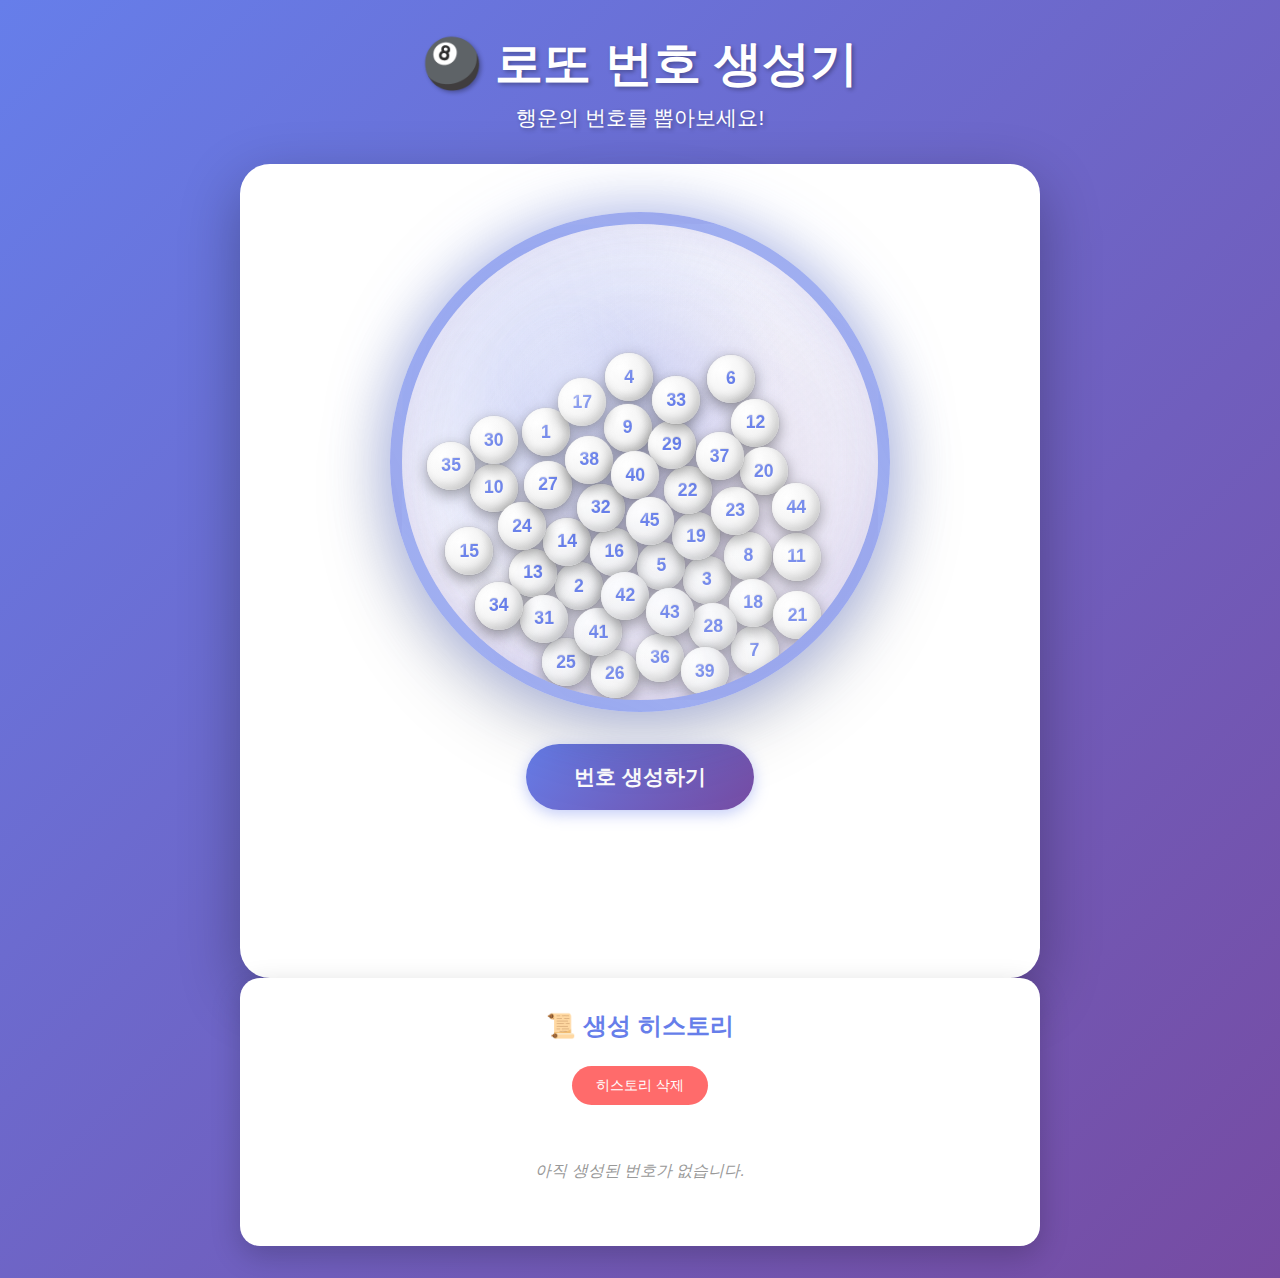
<file: CHAPTER.6/index.html>
<!DOCTYPE html>
<html lang="ko">
<head>
    <meta charset="UTF-8">
    <meta name="viewport" content="width=device-width, initial-scale=1.0">
    <title>로또 번호 생성기</title>
    <link rel="stylesheet" href="styles.css">
</head>
<body>
    <!-- Main Content -->
    <main class="container">
        <!-- Title Section -->
        <section class="title-section">
            <h1>🎱 로또 번호 생성기</h1>
            <p>행운의 번호를 뽑아보세요!</p>
        </section>

        <!-- Air Ball Machine Container -->
        <section class="machine-section" id="heroSection">
            <div class="airball-machine">
                <div class="machine-body">
                    <div class="floating-balls" id="floatingBalls">
                        <!-- 45 balls will be generated here by JavaScript -->
                    </div>
                    <div class="machine-glass"></div>
                    <!-- Result Display Inside Machine -->
                    <div class="result-center" id="resultCenter">
                        <div class="numbers" id="numbers">
                            <span class="number-ball">?</span>
                            <span class="number-ball">?</span>
                            <span class="number-ball">?</span>
                            <span class="number-ball">?</span>
                            <span class="number-ball">?</span>
                            <span class="number-ball">?</span>
                        </div>
                    </div>
                </div>
            </div>
            
            <!-- Generate Button -->
            <button id="generateBtn" class="generate-btn">번호 생성하기</button>
            
            <!-- Result Display Below Machine -->
            <div id="result" class="result">
                <div class="result-title">당첨 예상 번호</div>
                <div class="result-numbers" id="resultNumbers">
                    <!-- Results will be displayed here -->
                </div>
            </div>
        </section>

        <!-- History Section -->
        <section class="history-section">
            <h2>📜 생성 히스토리</h2>
            <button id="clearHistoryBtn" class="clear-btn">히스토리 삭제</button>
            <div id="historyList" class="history-list">
                <p class="empty-message">아직 생성된 번호가 없습니다.</p>
            </div>
        </section>
    </main>

    <script src="script.js"></script>
</body>
</html>
</file>
<file: CHAPTER.6/styles.css>
/* Reset and Base Styles */
* {
    margin: 0;
    padding: 0;
    box-sizing: border-box;
}

body {
    font-family: 'Segoe UI', Tahoma, Geneva, Verdana, sans-serif;
    background: linear-gradient(135deg, #667eea 0%, #764ba2 100%);
    min-height: 100vh;
    color: #333;
    display: flex;
    align-items: center;
    justify-content: center;
    padding: 2rem;
}

/* Main Container */
.container {
    max-width: 800px;
    width: 100%;
    margin: 0 auto;
}

/* Title Section */
.title-section {
    text-align: center;
    color: white;
    margin-bottom: 2rem;
    text-shadow: 2px 2px 4px rgba(0, 0, 0, 0.3);
}

.title-section h1 {
    font-size: 3rem;
    margin-bottom: 0.5rem;
    animation: fadeInDown 1s ease-out;
}

.title-section p {
    font-size: 1.3rem;
    animation: fadeInUp 1s ease-out;
}

/* Machine Section */
.machine-section {
    background: white;
    border-radius: 30px;
    padding: 3rem;
    box-shadow: 0 20px 60px rgba(0, 0, 0, 0.3);
    display: flex;
    flex-direction: column;
    align-items: center;
    gap: 2rem;
}

/* Air Ball Machine */
.airball-machine {
    position: relative;
    width: 500px;
    height: 500px;
    display: flex;
    align-items: center;
    justify-content: center;
    animation: machineGlow 3s ease-in-out infinite;
    margin: 0 auto;
}

@keyframes machineGlow {
    0%, 100% {
        filter: drop-shadow(0 0 20px rgba(102, 126, 234, 0.4));
    }
    50% {
        filter: drop-shadow(0 0 40px rgba(102, 126, 234, 0.6));
    }
}

.machine-body {
    position: relative;
    width: 100%;
    height: 100%;
    border-radius: 50%;
    background: 
        radial-gradient(circle at 35% 35%, rgba(102, 126, 234, 0.3), transparent 50%),
        radial-gradient(circle at 65% 65%, rgba(118, 75, 162, 0.2), transparent 60%),
        radial-gradient(circle at center, rgba(102, 126, 234, 0.1), rgba(118, 75, 162, 0.05));
    border: 12px solid rgba(102, 126, 234, 0.6);
    box-shadow: 
        0 0 60px rgba(102, 126, 234, 0.5),
        inset 0 0 80px rgba(102, 126, 234, 0.15),
        inset 0 10px 40px rgba(255, 255, 255, 0.2),
        inset 0 -10px 40px rgba(118, 75, 162, 0.2),
        0 25px 80px rgba(0, 0, 0, 0.2);
    overflow: hidden;
    backdrop-filter: blur(15px);
    display: flex;
    align-items: center;
    justify-content: center;
    transition: box-shadow 0.3s ease;
}

.wind-active .machine-body {
    box-shadow: 
        0 0 80px rgba(102, 126, 234, 0.8),
        inset 0 0 100px rgba(102, 126, 234, 0.25),
        inset 0 10px 50px rgba(255, 255, 255, 0.3),
        inset 0 -10px 50px rgba(118, 75, 162, 0.3),
        0 30px 100px rgba(0, 0, 0, 0.3);
}

.machine-body::before {
    content: '';
    position: absolute;
    top: -50%;
    left: -50%;
    width: 200%;
    height: 200%;
    background: conic-gradient(
        from 0deg,
        transparent 0deg,
        rgba(255, 255, 255, 0.15) 90deg,
        transparent 180deg,
        rgba(255, 255, 255, 0.08) 270deg,
        transparent 360deg
    );
    animation: rotateGlare 10s linear infinite;
}

@keyframes rotateGlare {
    from {
        transform: rotate(0deg);
    }
    to {
        transform: rotate(360deg);
    }
}

.machine-glass {
    position: absolute;
    top: 0;
    left: 0;
    width: 100%;
    height: 100%;
    border-radius: 50%;
    background: 
        linear-gradient(135deg, 
            rgba(255, 255, 255, 0.3) 0%, 
            rgba(255, 255, 255, 0.05) 40%, 
            rgba(255, 255, 255, 0) 50%,
            rgba(255, 255, 255, 0.05) 60%,
            rgba(255, 255, 255, 0.25) 100%);
    pointer-events: none;
    z-index: 10;
}

.machine-glass::after {
    content: '';
    position: absolute;
    top: 15%;
    left: 20%;
    width: 30%;
    height: 35%;
    background: radial-gradient(ellipse at center, rgba(255, 255, 255, 0.4), transparent 60%);
    border-radius: 50%;
    filter: blur(20px);
    transform: rotate(-25deg);
}

/* Air flow effect from bottom */
.machine-body::after {
    content: '';
    position: absolute;
    bottom: 0;
    left: 50%;
    transform: translateX(-50%);
    width: 80%;
    height: 60%;
    background: radial-gradient(ellipse at bottom, 
        rgba(255, 255, 255, 0.15) 0%, 
        rgba(102, 126, 234, 0.1) 30%,
        transparent 60%);
    filter: blur(15px);
    opacity: 0.3;
    transition: opacity 0.3s ease;
    z-index: 2;
}

.wind-active .machine-body::after {
    opacity: 1;
    animation: airFlowStrong 0.4s ease-in-out infinite;
}

@keyframes airFlow {
    0%, 100% {
        opacity: 0.3;
        transform: translateX(-50%) translateY(0) scale(1);
    }
    50% {
        opacity: 0.6;
        transform: translateX(-50%) translateY(-20px) scale(1.1);
    }
}

@keyframes airFlowStrong {
    0%, 100% {
        opacity: 0.9;
        transform: translateX(-50%) translateY(0) scale(1);
    }
    25% {
        opacity: 1;
        transform: translateX(-50%) translateY(-50px) scale(1.4);
    }
    50% {
        opacity: 1;
        transform: translateX(-50%) translateY(-60px) scale(1.5);
    }
    75% {
        opacity: 1;
        transform: translateX(-50%) translateY(-50px) scale(1.4);
    }
}

/* Result Display in Center */
.result-center {
    position: absolute;
    top: 50%;
    left: 50%;
    transform: translate(-50%, -50%);
    z-index: 15;
    opacity: 0;
    transition: opacity 0.5s ease;
    pointer-events: none;
}

.result-center.show {
    opacity: 1;
}

/* Floating Balls Animation */
.floating-balls {
    position: absolute;
    top: 0;
    left: 0;
    width: 100%;
    height: 100%;
    border-radius: 50%;
    z-index: 1;
}

.floating-ball {
    position: absolute;
    width: 48px;
    height: 48px;
    border-radius: 50%;
    background: 
        radial-gradient(circle at 30% 30%, #ffffff, #f5f5f5 45%, #e0e0e0 80%, #d0d0d0);
    box-shadow: 
        0 5px 15px rgba(0, 0, 0, 0.4),
        inset -3px -3px 8px rgba(0, 0, 0, 0.15),
        inset 3px 3px 8px rgba(255, 255, 255, 0.9),
        0 0 0 1px rgba(200, 200, 200, 0.3);
    display: flex;
    align-items: center;
    justify-content: center;
    font-weight: 900;
    font-size: 1.1rem;
    color: #667eea;
    text-shadow: 
        0 1px 2px rgba(255, 255, 255, 0.8),
        0 -1px 1px rgba(0, 0, 0, 0.1);
    transition: all 0.3s ease;
    cursor: pointer;
    /* Remove animation - will be controlled by JS */
}

.floating-ball::before {
    content: '';
    position: absolute;
    top: 8%;
    left: 20%;
    width: 35%;
    height: 35%;
    background: radial-gradient(circle, rgba(255, 255, 255, 0.9), transparent 70%);
    border-radius: 50%;
    filter: blur(3px);
}

.floating-ball:hover {
    transform: scale(1.2);
    box-shadow: 
        0 8px 20px rgba(0, 0, 0, 0.5),
        0 0 20px rgba(102, 126, 234, 0.5);
    filter: brightness(1.1);
    cursor: pointer;
}

.floating-ball.picked {
    z-index: 1000;
    animation: pulse 0.3s ease-in-out;
}

@keyframes pulse {
    0%, 100% {
        transform: scale(1);
    }
    50% {
        transform: scale(1.3);
    }
}

.floating-ball.dimmed {
    opacity: 0.2;
    filter: grayscale(95%) brightness(0.7);
}

/* Generate unique animations for each ball */
@keyframes float {
    0%, 100% {
        transform: translate(0, 0) rotate(0deg);
    }
    25% {
        transform: translate(var(--float-x), var(--float-y)) rotate(90deg);
    }
    50% {
        transform: translate(calc(var(--float-x) * -0.8), calc(var(--float-y) * 0.8)) rotate(180deg);
    }
    75% {
        transform: translate(calc(var(--float-x) * 0.5), calc(var(--float-y) * -0.5)) rotate(270deg);
    }
}

/* Remove this as we'll use physics */

/* Generate Button */
.generate-btn {
    background: linear-gradient(135deg, #667eea 0%, #764ba2 100%);
    color: white;
    border: none;
    padding: 1.2rem 3rem;
    font-size: 1.3rem;
    font-weight: bold;
    border-radius: 50px;
    cursor: pointer;
    transition: all 0.3s ease;
    box-shadow: 0 4px 15px rgba(102, 126, 234, 0.4);
}

/* Generate Button */
.generate-btn {
    background: linear-gradient(135deg, #667eea 0%, #764ba2 100%);
    color: white;
    border: none;
    padding: 1.2rem 3rem;
    font-size: 1.3rem;
    font-weight: bold;
    border-radius: 50px;
    cursor: pointer;
    transition: all 0.3s ease;
    box-shadow: 0 4px 15px rgba(102, 126, 234, 0.4);
}

.generate-btn:disabled {
    opacity: 0.6;
    cursor: not-allowed;
}

.generate-btn:hover:not(:disabled) {
    transform: translateY(-2px);
    box-shadow: 0 6px 20px rgba(102, 126, 234, 0.6);
}

.generate-btn:active:not(:disabled) {
    transform: translateY(0);
}

/* Result Display Below Machine */
.result {
    width: 100%;
    text-align: center;
    margin-top: 2rem;
    opacity: 0;
    transform: translateY(-20px);
    transition: all 0.5s ease;
}

.result.show {
    opacity: 1;
    transform: translateY(0);
}

.result-title {
    font-size: 1.5rem;
    font-weight: bold;
    color: #667eea;
    margin-bottom: 1.5rem;
}

.result-numbers {
    display: flex;
    justify-content: center;
    align-items: center;
    gap: 1rem;
    flex-wrap: wrap;
}

.result-numbers .number-ball {
    width: 70px;
    height: 70px;
    font-size: 1.8rem;
}

.numbers {
    display: flex;
    justify-content: center;
    align-items: center;
    gap: 0.8rem;
    flex-wrap: wrap;
    max-width: 400px;
}

.number-ball {
    width: 60px;
    height: 60px;
    border-radius: 50%;
    background: 
        radial-gradient(circle at 30% 30%, #ffffff, #f5f5f5 45%, #e0e0e0 80%, #d0d0d0);
    box-shadow: 
        0 8px 20px rgba(0, 0, 0, 0.4),
        inset -3px -3px 8px rgba(0, 0, 0, 0.2),
        inset 3px 3px 10px rgba(255, 255, 255, 1);
    display: flex;
    align-items: center;
    justify-content: center;
    font-size: 1.6rem;
    font-weight: 900;
    color: #667eea;
    transition: all 0.3s ease;
}

.number-ball.show {
    animation: popIn 0.5s cubic-bezier(0.68, -0.55, 0.265, 1.55);
}

/* History Section */
.history-section {
    background: white;
    border-radius: 20px;
    padding: 2rem;
    box-shadow: 0 10px 30px rgba(0, 0, 0, 0.2);
}

.history-section h2 {
    color: #667eea;
    margin-bottom: 1.5rem;
    text-align: center;
}

.clear-btn {
    background: #ff6b6b;
    color: white;
    border: none;
    padding: 0.6rem 1.5rem;
    border-radius: 25px;
    cursor: pointer;
    font-size: 0.9rem;
    display: block;
    margin: 0 auto 1.5rem;
    transition: all 0.3s ease;
}

.clear-btn:hover {
    background: #ee5a5a;
    transform: translateY(-2px);
}

.history-list {
    max-height: 400px;
    overflow-y: auto;
}

.history-item {
    background: #f8f9fa;
    border-left: 4px solid #667eea;
    padding: 1rem;
    margin-bottom: 1rem;
    border-radius: 8px;
    animation: slideIn 0.3s ease-out;
}

.history-item .date {
    font-size: 0.9rem;
    color: #666;
    margin-bottom: 0.5rem;
}

.history-item .numbers {
    justify-content: flex-start;
}

.history-item .number-ball {
    width: 45px;
    height: 45px;
    font-size: 1.2rem;
}

.empty-message {
    text-align: center;
    color: #999;
    padding: 2rem;
    font-style: italic;
}

/* Animations */
@keyframes fadeIn {
    from {
        opacity: 0;
    }
    to {
        opacity: 1;
    }
}

@keyframes fadeInDown {
    from {
        opacity: 0;
        transform: translateY(-30px);
    }
    to {
        opacity: 1;
        transform: translateY(0);
    }
}

@keyframes fadeInUp {
    from {
        opacity: 0;
        transform: translateY(30px);
    }
    to {
        opacity: 1;
        transform: translateY(0);
    }
}

@keyframes popIn {
    0% {
        transform: scale(0);
        opacity: 0;
    }
    50% {
        transform: scale(1.2);
    }
    100% {
        transform: scale(1);
        opacity: 1;
    }
}

@keyframes slideIn {
    from {
        transform: translateX(-20px);
        opacity: 0;
    }
    to {
        transform: translateX(0);
        opacity: 1;
    }
}

@keyframes shake {
    0%, 100% {
        transform: translateX(0);
    }
    25% {
        transform: translateX(-8px) rotate(-1deg);
    }
    75% {
        transform: translateX(8px) rotate(1deg);
    }
}

/* Scrollbar Styling */
.history-list::-webkit-scrollbar {
    width: 8px;
}

.history-list::-webkit-scrollbar-track {
    background: #f1f1f1;
    border-radius: 10px;
}

.history-list::-webkit-scrollbar-thumb {
    background: #667eea;
    border-radius: 10px;
}

.history-list::-webkit-scrollbar-thumb:hover {
    background: #5568d3;
}

/* Responsive Design */
@media (max-width: 768px) {
    .title-section h1 {
        font-size: 2.2rem;
    }

    .title-section p {
        font-size: 1.1rem;
    }

    .machine-section {
        padding: 2rem 1rem;
    }

    .airball-machine {
        width: 350px;
        height: 350px;
    }

    .result-numbers .number-ball {
        width: 55px;
        height: 55px;
        font-size: 1.4rem;
    }

    .number-ball {
        width: 50px;
        height: 50px;
        font-size: 1.4rem;
    }

    .history-item .number-ball {
        width: 38px;
        height: 38px;
        font-size: 1rem;
    }

    .floating-ball {
        width: 35px;
        height: 35px;
        font-size: 0.85rem;
    }
}
</file>
